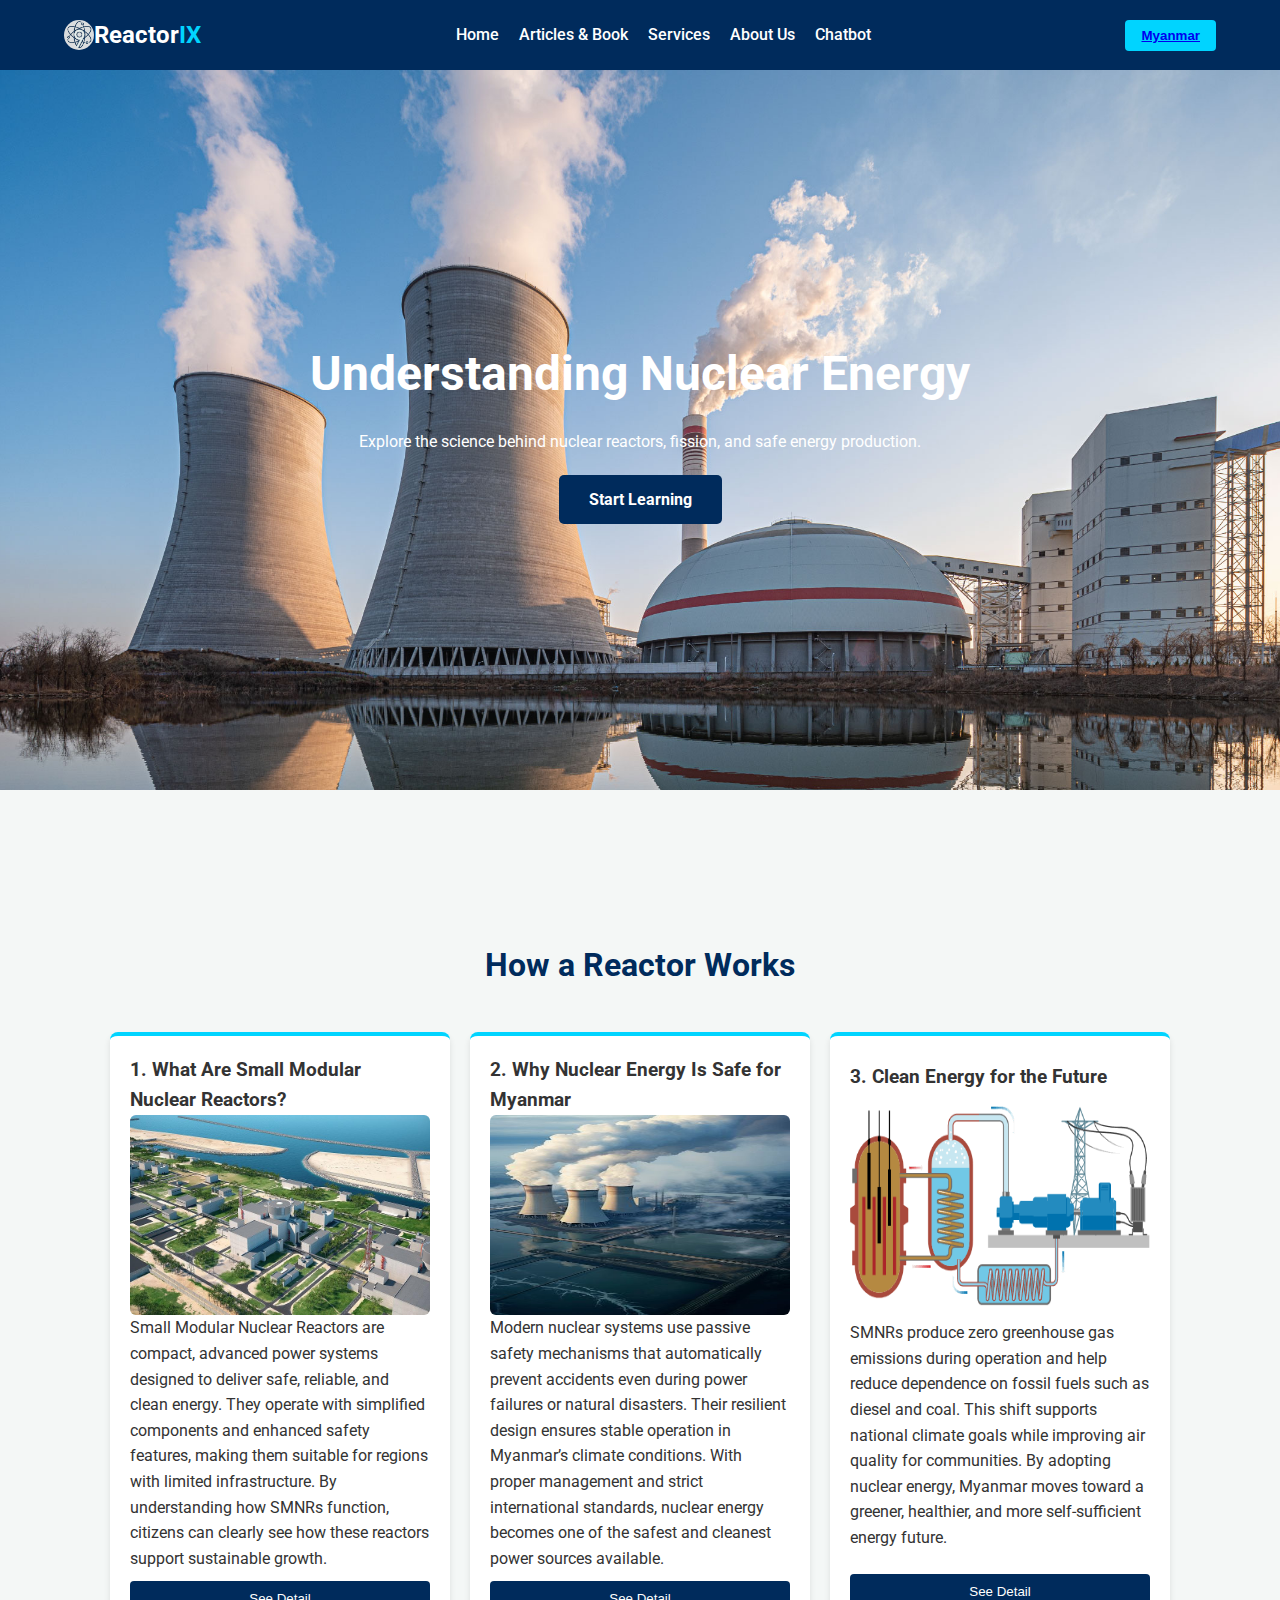
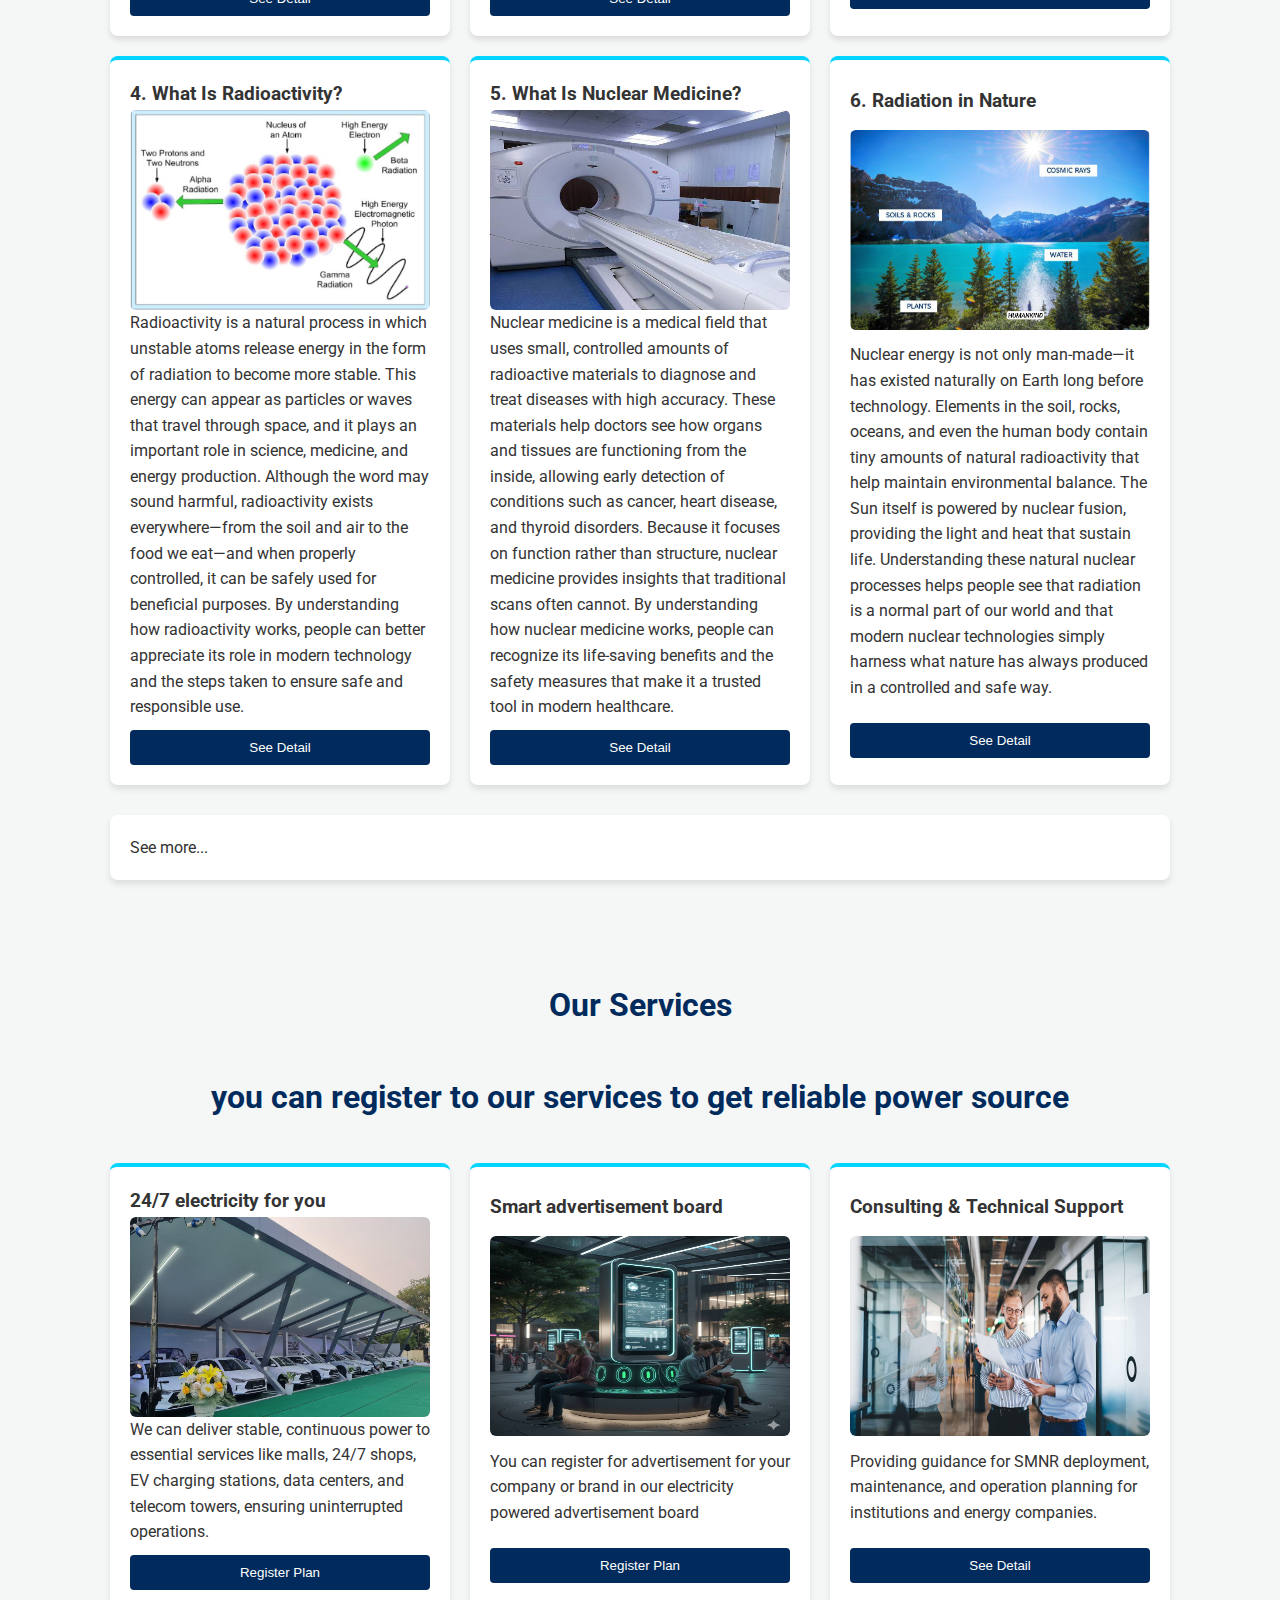
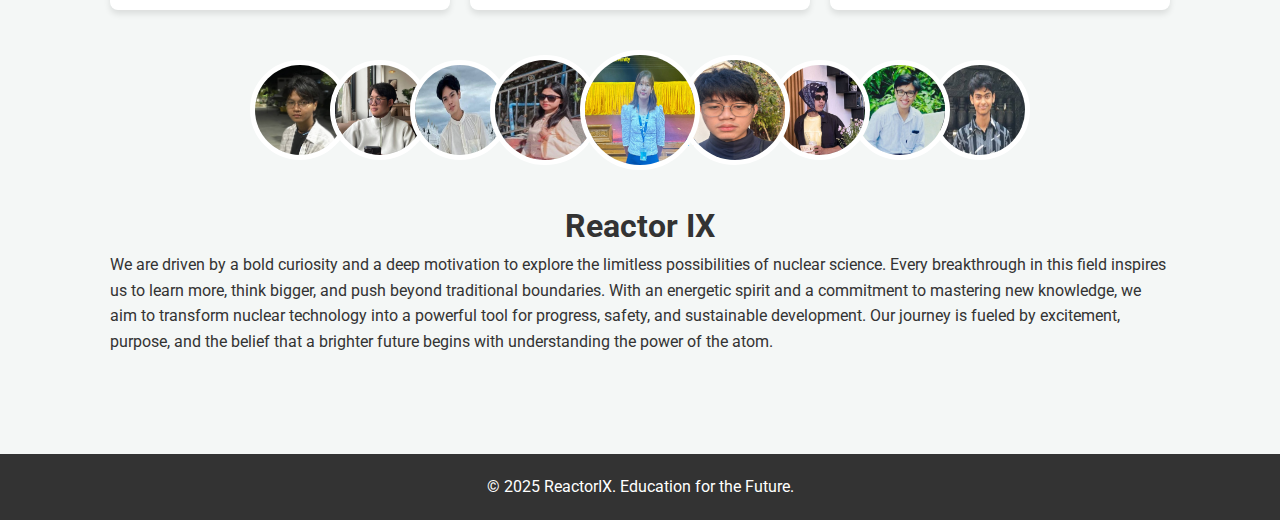
<file: index.html>
<!DOCTYPE html>
<html lang="en">
<head>
    <meta charset="UTF-8">
    <meta name="viewport" content="width=device-width, initial-scale=1.0">
    <title>ReactorIX - Nuclear Reactor Education</title>
    
    <link href="https://fonts.googleapis.com/css2?family=Noto+Sans+Myanmar:wght@400;700&family=Roboto:wght@400;700&display=swap" rel="stylesheet">
    
    <link rel="stylesheet" href="style.css">
</head>
<body>

    <nav class="navbar">
        <div class="logo"><img src="Gemini_Generated_Image_k5wa0jk5wa0jk5wa (1).png" alt="">Reactor<span class="highlight">IX</span></div>
        <ul class="nav-links">
            <li><a href="#home" data-i18n="home">Home</a></li>
            <li><a href="#basics" data-i18n="basics">Articles & Book</a></li>
            <li><a href="#services">Services</a></li>
            <li><a href="#Aboutus">About Us</a></li>
            <li><a href="chatbot.html">Chatbot</a></li>

        </ul>
        <button id="lang-toggle" class="lang-btn">
            <a href="indexmm.html" id="current-lang">Myanmar</a>
        </button>
    </nav>

    <section id="home" class="hero">
        <div class="hero-content">
            <h1 data-i18n="hero_title">Understanding Nuclear Energy</h1>
            <p data-i18n="hero_desc">Explore the science behind nuclear reactors, fission, and safe energy production.</p>
            <a href="#basics" class="cta-btn" data-i18n="learn_more">Start Learning</a>
        </div>
    </section>

    <section id="nuclear" class="container section">

    </section>
    

    <section id="basics" class="container section">
        <h2 class="section-title" data-i18n="how_it_works">How a Reactor Works</h2>
        
        <div class="card-grid">
            <div class="card">
                <h3 data-i18n="fission_title">1. What Are Small Modular Nuclear Reactors?</h3>
                <div><img src="photo_2025-11-25_04-39-09.jpg" alt=""></div>
                <p data-i18n="fission_desc">Small Modular Nuclear Reactors are compact, advanced power systems designed to deliver safe, reliable, and clean energy. They operate with simplified components and enhanced safety features, making them suitable for regions with limited infrastructure. By understanding how SMNRs function, citizens can clearly see how these reactors support sustainable growth.</p>
                <button onclick="window.location.href='detail.html?title=What Are Small Modular Nuclear Reactors?'">See Detail</button>
            </div>

            <div class="card">
                <h3 data-i18n="control_title">2. Why Nuclear Energy Is Safe for Myanmar</h3>
                <div><img src="photo_2025-11-25_04-39-17.jpg" alt=""></div>

                <p data-i18n="control_desc">Modern nuclear systems use passive safety mechanisms that automatically prevent accidents even during power failures or natural disasters. Their resilient design ensures stable operation in Myanmar’s climate conditions. With proper management and strict international standards, nuclear energy becomes one of the safest and cleanest power sources available.</p>
                <button>See Detail</button>
                
            </div>

            <div class="card">
                <h3 data-i18n="coolant_title">3. Clean Energy for the Future</h3>
                <div><img src="images.png" alt=""></div>

                <p data-i18n="coolant_desc">SMNRs produce zero greenhouse gas emissions during operation and help reduce dependence on fossil fuels such as diesel and coal. This shift supports national climate goals while improving air quality for communities. By adopting nuclear energy, Myanmar moves toward a greener, healthier, and more self-sufficient energy future.</p>
                <button>See Detail</button>
            </div>
        </div>
        <div class="card-grid">
            <div class="card">
                <h3 data-i18n="fission_title">4. What Is Radioactivity?</h3>
                <div><img src="photo_2025-11-25_08-39-17.jpg" alt=""></div>
                <p data-i18n="fission_desc">Radioactivity is a natural process in which unstable atoms release energy in the form of radiation to become more stable. This energy can appear as particles or waves that travel through space, and it plays an important role in science, medicine, and energy production. Although the word may sound harmful, radioactivity exists everywhere—from the soil and air to the food we eat—and when properly controlled, it can be safely used for beneficial purposes. By understanding how radioactivity works, people can better appreciate its role in modern technology and the steps taken to ensure safe and responsible use.</p>
                <button onclick="window.location.href='detail.html?title=What Are Small Modular Nuclear Reactors?'">See Detail</button>
            </div>

            <div class="card">
                <h3 data-i18n="control_title">5. What Is Nuclear Medicine?</h3>
                <div><img src="photo_2025-11-25_08-38-00.jpg" alt=""></div>

                <p data-i18n="control_desc">Nuclear medicine is a medical field that uses small, controlled amounts of radioactive materials to diagnose and treat diseases with high accuracy. These materials help doctors see how organs and tissues are functioning from the inside, allowing early detection of conditions such as cancer, heart disease, and thyroid disorders. Because it focuses on function rather than structure, nuclear medicine provides insights that traditional scans often cannot. By understanding how nuclear medicine works, people can recognize its life-saving benefits and the safety measures that make it a trusted tool in modern healthcare.</p>
                <button>See Detail</button>
                
            </div>

            <div class="card">
                <h3 data-i18n="coolant_title">6. Radiation in Nature</h3>
                <div><img src="photo_2025-11-25_08-41-33.jpg" alt=""></div>

                <p data-i18n="coolant_desc">Nuclear energy is not only man-made—it has existed naturally on Earth long before technology. Elements in the soil, rocks, oceans, and even the human body contain tiny amounts of natural radioactivity that help maintain environmental balance. The Sun itself is powered by nuclear fusion, providing the light and heat that sustain life. Understanding these natural nuclear processes helps people see that radiation is a normal part of our world and that modern nuclear technologies simply harness what nature has always produced in a controlled and safe way.</p>
                <button>See Detail</button>
            </div>
        </div>
        <div class="seemore">See more...</div>

    </section>
    <section id="services" class="container section">
        <h2 class="section-title" data-i18n="services_title">Our Services</h2>
        <h3 class="section-title" data-i18n="services_des">you can register to our services to get reliable power source</h3>

        <div class="card-grid">
            <div class="card">
                <h3 data-i18n="fission_title">24/7 electricity for you</h3>
                <div><img src="photo_2025-11-24_21-44-44.jpg" alt=""></div>
                <p data-i18n="fission_desc">We can deliver stable, continuous power to essential services like malls, 24/7 shops, EV charging stations, data centers, and telecom towers, ensuring uninterrupted operations.</p>
                <button onclick="window.location.href='Registration.html?'">Register Plan</button>
            </div>

            <div class="card">
                <h3 data-i18n="control_title">Smart advertisement board</h3>
                <div><img src="photo_2025-11-25_04-53-44.jpg" alt=""></div>
                <p data-i18n="control_desc">You can register for advertisement for your company or brand in our electricity powered advertisement board</p>
                <button>Register Plan</button>
                
            </div>

            <div class="card">
                <h3 data-i18n="coolant_title">Consulting & Technical Support</h3>
                <div><img src="66a78c4f7819b56edf3f56d4_20240729T1230-f7afc7e9-34ae-486d-9c7e-b356f8259dc2.jpeg"></div>
                <p data-i18n="coolant_desc">Providing guidance for SMNR deployment, maintenance, and operation planning for institutions and energy companies.</p>
                <button>See Detail</button>
            </div>
        </div>

    </section>
    <section id="Aboutus" class="container section">
        <div>
            <div id="div1"><img src="tt.jpg" alt=""></div>
            <div id="div2"><img src="pp.jpg" alt=""></div>
            <div id="div3"><img src="kk.jpg" alt=""></div>
            <div id="div4"><img src="uu.jpg" alt=""></div>
            <div id="div5"><img src="nn.jpg" alt=""></div>
            <div id="div6"><img src="oo.jpg" alt=""></div>
            <div id="div7"><img src="33.jpg" alt=""></div>
            <div id="div8"><img src="thet.jpg" alt=""></div>
            <div id="div9"><img src="mm.jpg" alt=""></div>
        </div>
        <h2 class="section-title" data-i18n="services_title">Our Team</h2>
        <h1>Reactor IX</h1>
        <p>We are driven by a bold curiosity and a deep motivation to explore the limitless possibilities of nuclear science. Every breakthrough in this field inspires us to learn more, think bigger, and push beyond traditional boundaries. With an energetic spirit and a commitment to mastering new knowledge, we aim to transform nuclear technology into a powerful tool for progress, safety, and sustainable development. Our journey is fueled by excitement, purpose, and the belief that a brighter future begins with understanding the power of the atom.</p>
    </section>


    <footer>
        <p>&copy; 2025 ReactorIX. <span data-i18n="footer">Education for the Future.</span></p>
    </footer>

    <script src="https://code.jquery.com/jquery-3.6.0.min.js"></script>
    <script src="https://polyfill.io/v3/polyfill.min.js?features=es6"></script>
    <script src="script.js"></script>
</body>
</html>
</file>
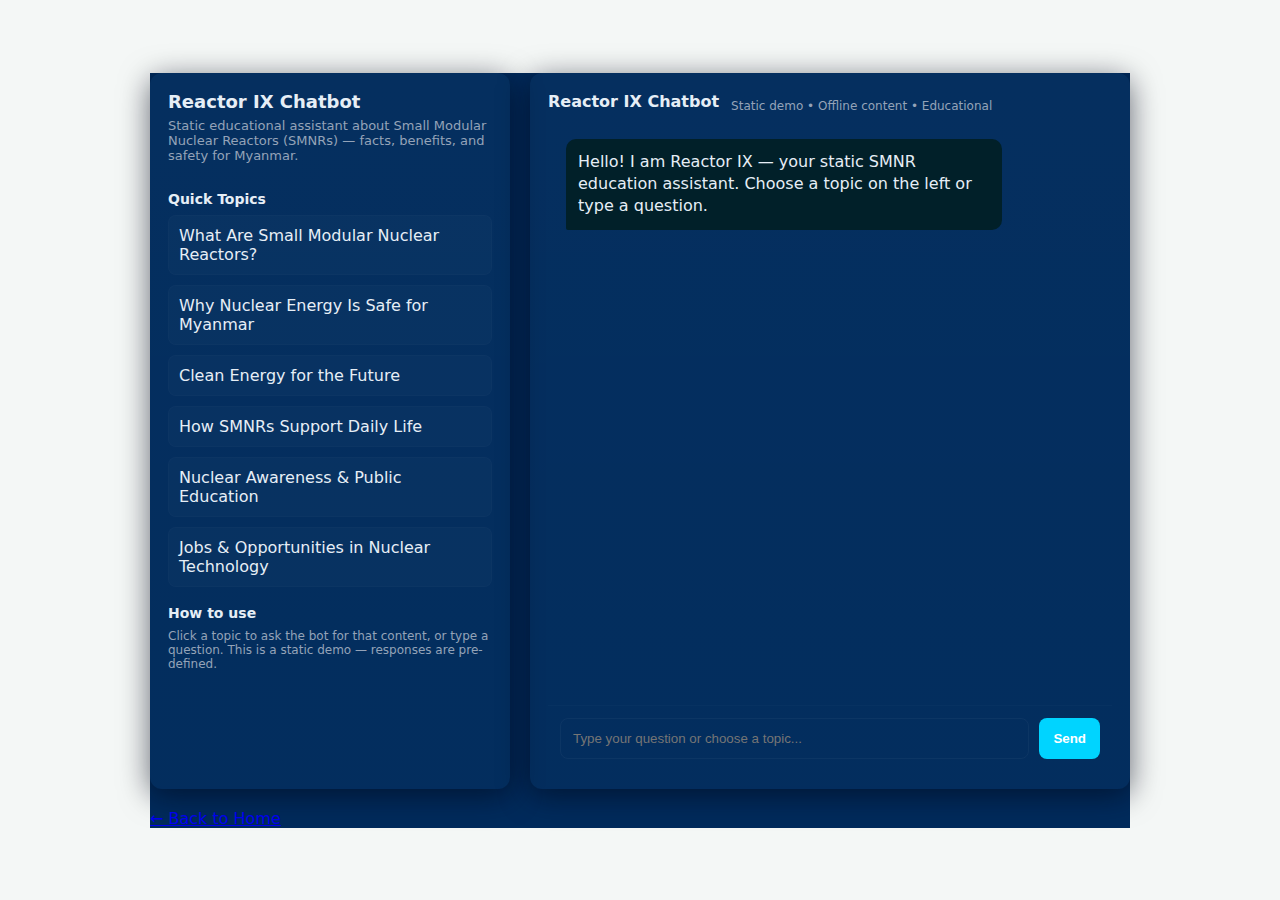
<file: chatbot.html>
<!doctype html>
<html lang="en">
<head>
  <meta charset="utf-8" />
  <meta name="viewport" content="width=device-width, initial-scale=1" />
  <title>Reactor IX Chatbot — Static</title>

  <style>
    :root{--bg:#333;--card:hsl(224, 17%, 30%) none repeat scroll 0 0;--accent:#333;--muted:#94a3b8;--text:#e6eef6}
    body{margin:0;font-family:Inter,ui-sans-serif,system-ui,Segoe UI,Roboto,'Helvetica Neue',Arial;background:#f4f7f6;color:var(--text);display:flex;align-items:center;justify-content:center;height:100vh}
    .container{width:980px;max-width:96%;display:grid;grid-template-columns:360px 1fr;gap:20px;background-color: #002b5c;}
    .panel{background:linear-gradient(180deg, rgba(255,255,255,0.02), rgba(255,255,255,0.01));border-radius:12px;padding:18px;box-shadow:0 6px 30px rgba(2,6,23,0.6)}
    .brand{display:flex;align-items:center;gap:12px}
    .logo{width:56px;height:56px;border-radius:8px;overflow:hidden;background:#333;color:#0088a3;display:flex;align-items:center;justify-content:center}
    .logo img{width:100%;height:100%;object-fit:cover}
    h1{font-size:18px;margin:0}
    p.lead{color:var(--muted);margin:6px 0 14px;font-size:13px}
    .topics{display:grid;gap:10px}
    .topic{background:rgba(255,255,255,0.02);padding:10px;border-radius:8px;cursor:pointer;border:1px solid rgba(255,255,255,0.02)}
    .topic:hover{border-color:rgba(0,188,212,0.12);transform:translateY(-2px)}

    /* Chat area */
    .chat{display:flex;flex-direction:column;height:680px}
    .messages{flex:1;overflow:auto;padding:18px;display:flex;flex-direction:column;gap:12px}
    .msg{max-width:78%;padding:12px;border-radius:10px;line-height:1.4}
    .msg.user{align-self:flex-end;background:linear-gradient(90deg,#04577a,#0088a3);color:white;border-bottom-right-radius:2px}
    .msg.bot{align-self:flex-start;background:#012029;color:var(--text);border-bottom-left-radius:2px}
    .input-bar{display:flex;gap:10px;padding:12px;border-top:1px solid rgba(255,255,255,0.02)}
    .input-bar input{flex:1;padding:12px;border-radius:8px;border:1px solid rgba(255,255,255,0.04);background:transparent;color:var(--text)}
    .input-bar button{padding:10px 14px;border-radius:8px;border:none;background:#00d4ff;color:#fff;cursor:pointer;font-weight:600}
    .meta{font-size:12px;color:var(--muted);margin-top:8px}

    /* small screens */
    @media (max-width:720px){.container{grid-template-columns:1fr;align-items:start}.chat{height:600px}}
  </style>
</head>
<body>
  <div class="container">
    <div class="panel">
      <div class="brand">
        <div>
          <h1>Reactor IX Chatbot</h1>
          <p class="lead">Static educational assistant about Small Modular Nuclear Reactors (SMNRs) — facts, benefits, and safety for Myanmar.</p>
        </div>
      </div>

      <div style="margin-top:14px">
        <h3 style="margin:0 0 8px 0;font-size:14px">Quick Topics</h3>
        <div class="topics" id="topics"></div>
      </div>

      <div style="margin-top:18px">
        <h3 style="margin:0 0 8px 0;font-size:14px">How to use</h3>
        <p class="meta">Click a topic to ask the bot for that content, or type a question. This is a static demo — responses are pre-defined.</p>
      </div>

    </div>

    <div class="panel chat">
      <div style="display:flex;align-items:center;gap:12px;margin-bottom:8px">
        <strong>Reactor IX Chatbot</strong>
        <span class="meta">Static demo • Offline content • Educational</span>
      </div>

      <div class="messages" id="messages" aria-live="polite"></div>

      <div class="input-bar">
        <input id="userInput" placeholder="Type your question or choose a topic..." />
        <button id="sendBtn">Send</button>
      </div>
    </div>
    <a href="index.html" class="back-btn">← Back to Home</a>
  </div>

  <script>
    // Static content store
    const STATIC = {
      "What Are Small Modular Nuclear Reactors?": `Small Modular Nuclear Reactors are compact, advanced power systems designed to deliver safe, reliable, and clean energy. They operate with simplified components and enhanced safety features, making them suitable for regions with limited infrastructure. By understanding how SMNRs function, citizens can clearly see how these reactors support sustainable growth.`,

      "Why Nuclear Energy Is Safe for Myanmar": `Modern nuclear systems use passive safety mechanisms that automatically prevent accidents even during power failures or natural disasters. Their resilient design ensures stable operation in Myanmar’s climate conditions. With proper management and strict international standards, nuclear energy becomes one of the safest and cleanest power sources available.`,

      "Clean Energy for the Future": `SMNRs produce zero greenhouse gas emissions during operation and help reduce dependence on fossil fuels such as diesel and coal. This shift supports national climate goals while improving air quality for communities. By adopting nuclear energy, Myanmar moves toward a greener, healthier, and more self-sufficient energy future.`,

      "How SMNRs Support Daily Life": `Reliable electricity from SMNRs strengthens essential services such as hospitals, schools, factories, and digital networks. These reactors can operate continuously, ensuring stable power for businesses and communities alike. The benefits reach every household through improved infrastructure, transportation, and economic opportunities.`,

      "Nuclear Awareness & Public Education": `Our mission is to provide accessible information that helps people understand nuclear energy without confusion or fear. Through learning materials, visual guides, and community programs, citizens gain confidence in the technology. An informed society is better prepared to support safe and responsible nuclear development.`,

      "Jobs & Opportunities in Nuclear Technology": `The rise of SMNRs creates new pathways for careers in engineering, safety operations, environmental science, and advanced technology. Students and professionals can explore training programs that offer valuable long-term opportunities. As Myanmar’s energy sector evolves, nuclear-related roles become essential to the nation’s progress.`,

      // Problem-solution snippets
      "Rural Cold-Chain Breakdown": `SMNRs can deliver reliable, round-the-clock clean electricity directly to rural farming zones, powering cold rooms, irrigation systems, and agro-processing machines without interruption. This stable energy supply reduces post-harvest losses and enables farmers to use modern technologies that were previously impossible due to unstable electricity.`,

      "Mining Energy Use": `SMNRs provide constant, clean power for mining operations, replacing diesel generators and reducing fuel costs, noise, and emissions while supporting heavy machinery and processing plants on-site.`,

      "Industrial Growth": `SMNRs supply continuous baseload electricity to industrial zones, allowing factories to operate without interruptions and helping to attract investment and accelerate industrial development.`,

      "Disaster Resilience": `SMNRs offer decentralized and robust power that can withstand cyclones and floods when designed and sited properly, ensuring continuous electricity for emergency services and critical infrastructure during disasters.`,

      "24/7 Essential Services": `SMNRs enable around-the-clock power for hospitals, EV stations, data centers, telecom towers, and businesses, stabilizing services that require guaranteed electricity.`,

      "Safety Overview": `SMNRs use passive safety systems, seismic and flood-resistant designs, and redundant cooling and backup power measures to minimize risks. Public education and strict regulatory frameworks are essential to safe deployment.`,

      "FAQ: Radiation Safety": `SMNRs operate with multiple containment layers and modern monitoring; normal operation does not expose the public to harmful radiation. Emergency plans and community training add extra protection.`,

      "FAQ: Waste Management": `Used fuel and radioactive waste are handled using international best practices: secure storage, conditioning, and, where applicable, return to fuel suppliers or geological disposal options managed under tight oversight.`,

      "Contact": `For project inquiries and community programs, contact the Reactor IX outreach team at outreach@reactorix.example (placeholder).`
    };

    // Topics to render as quick buttons
    const TOPICS = [
      "What Are Small Modular Nuclear Reactors?",
      "Why Nuclear Energy Is Safe for Myanmar",
      "Clean Energy for the Future",
      "How SMNRs Support Daily Life",
      "Nuclear Awareness & Public Education",
      "Jobs & Opportunities in Nuclear Technology",
    ];

    const topicsEl = document.getElementById('topics');
    const messagesEl = document.getElementById('messages');

    function addTopicButtons(){
      TOPICS.forEach(t=>{
        const btn = document.createElement('div');
        btn.className='topic';
        btn.textContent = t;
        btn.onclick = ()=>{
          appendMessage('user', t);
          respondStatic(t);
        };
        topicsEl.appendChild(btn);
      });
    }

    function appendMessage(who, text){
      const el = document.createElement('div');
      el.className = 'msg ' + (who==='user' ? 'user' : 'bot');
      el.textContent = text;
      messagesEl.appendChild(el);
      messagesEl.scrollTop = messagesEl.scrollHeight;
    }

    function respondStatic(key){
      // Exact match
      if(STATIC[key]){
        setTimeout(()=>appendMessage('bot', STATIC[key]), 300);
        return;
      }

      // keyword-based fallbacks
      const q = key.toLowerCase();
      if(q.includes('cold') || q.includes('farm') || q.includes('agri')){
        appendMessage('bot', STATIC['Rural Cold-Chain Breakdown']);
        return;
      }
      if(q.includes('mine') || q.includes('diesel')){
        appendMessage('bot', STATIC['Mining Energy Use']);
        return;
      }
      if(q.includes('disaster') || q.includes('cyclone') || q.includes('flood')){
        appendMessage('bot', STATIC['Disaster Resilience']);
        return;
      }
      if(q.includes('24') || q.includes('hospital') || q.includes('ev') || q.includes('data')){
        appendMessage('bot', STATIC['24/7 Essential Services']);
        return;
      }

      // common fallbacks
      if(q.includes('safety') || q.includes('safe')){
        appendMessage('bot', STATIC['Safety Overview']);
        return;
      }
      if(q.includes('radiation') || q.includes('waste')){
        appendMessage('bot', STATIC['FAQ: Radiation Safety'] + ' ' + STATIC['FAQ: Waste Management']);
        return;
      }

      // default answer
      appendMessage('bot', "I'm Reactor IX — this static demo includes pre-written educational content about SMNRs. Try the quick topics or ask about cold-chain, mining, safety, jobs, or clean energy.");
    }

    // Wire input
    document.getElementById('sendBtn').addEventListener('click', ()=>{
      const input = document.getElementById('userInput');
      const text = input.value.trim();
      if(!text) return;
      appendMessage('user', text);
      respondStatic(text);
      input.value = '';
      input.focus();
    });
    document.getElementById('userInput').addEventListener('keydown', (e)=>{ if(e.key==='Enter'){ e.preventDefault(); document.getElementById('sendBtn').click(); } });

    // welcome message
    window.addEventListener('load', ()=>{
      addTopicButtons();
      appendMessage('bot', 'Hello! I am Reactor IX — your static SMNR education assistant. Choose a topic on the left or type a question.');
    });
  </script>
</body>
</html>
</file>
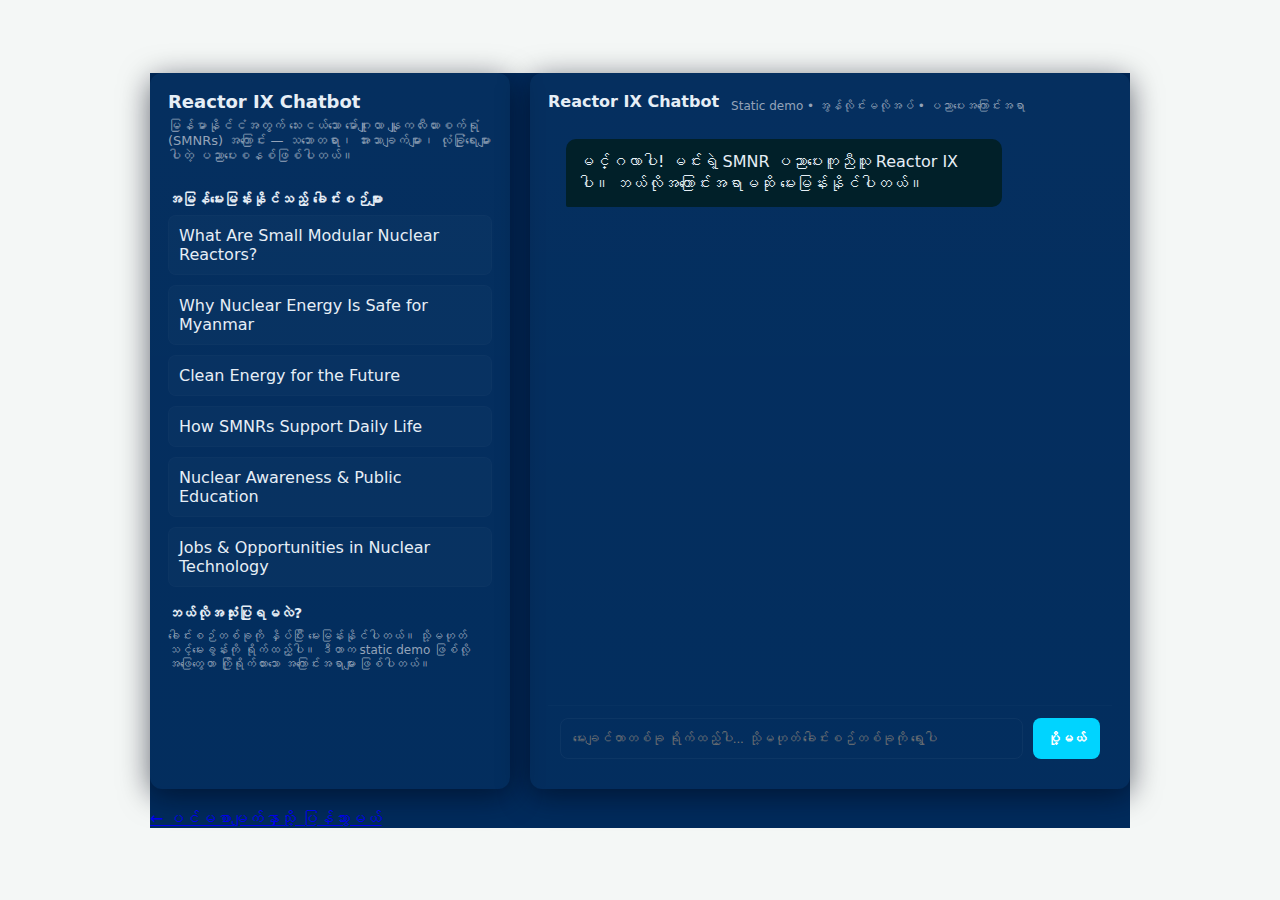
<file: chatbotmm.html>
<!doctype html>
<html lang="my">
<head>
  <meta charset="utf-8" />
  <meta name="viewport" content="width=device-width, initial-scale=1" />
  <title>Reactor IX Chatbot — Static (မြန်မာ)</title>

  <style>
    :root{--bg:#333;--card:hsl(224, 17%, 30%) none repeat scroll 0 0;--accent:#333;--muted:#94a3b8;--text:#e6eef6}
    body{margin:0;font-family:Inter,ui-sans-serif,system-ui,Segoe UI,Roboto,'Helvetica Neue',Arial;background:#f4f7f6;color:var(--text);display:flex;align-items:center;justify-content:center;height:100vh}
    .container{width:980px;max-width:96%;display:grid;grid-template-columns:360px 1fr;gap:20px;background-color: #002b5c;}
    .panel{background:linear-gradient(180deg, rgba(255,255,255,0.02), rgba(255,255,255,0.01));border-radius:12px;padding:18px;box-shadow:0 6px 30px rgba(2,6,23,0.6)}
    .brand{display:flex;align-items:center;gap:12px}
    .logo{width:56px;height:56px;border-radius:8px;overflow:hidden;background:#333;color:#0088a3;display:flex;align-items:center;justify-content:center}
    .logo img{width:100%;height:100%;object-fit:cover}
    h1{font-size:18px;margin:0}
    p.lead{color:var(--muted);margin:6px 0 14px;font-size:13px}
    .topics{display:grid;gap:10px}
    .topic{background:rgba(255,255,255,0.02);padding:10px;border-radius:8px;cursor:pointer;border:1px solid rgba(255,255,255,0.02)}
    .topic:hover{border-color:rgba(0,188,212,0.12);transform:translateY(-2px)}

    /* Chat area */
    .chat{display:flex;flex-direction:column;height:680px}
    .messages{flex:1;overflow:auto;padding:18px;display:flex;flex-direction:column;gap:12px}
    .msg{max-width:78%;padding:12px;border-radius:10px;line-height:1.4}
    .msg.user{align-self:flex-end;background:linear-gradient(90deg,#04577a,#0088a3);color:white;border-bottom-right-radius:2px}
    .msg.bot{align-self:flex-start;background:#012029;color:var(--text);border-bottom-left-radius:2px}
    .input-bar{display:flex;gap:10px;padding:12px;border-top:1px solid rgba(255,255,255,0.02)}
    .input-bar input{flex:1;padding:12px;border-radius:8px;border:1px solid rgba(255,255,255,0.04);background:transparent;color:var(--text)}
    .input-bar button{padding:10px 14px;border-radius:8px;border:none;background:#00d4ff;color:#fff;cursor:pointer;font-weight:600}
    .meta{font-size:12px;color:var(--muted);margin-top:8px}

    /* small screens */
    @media (max-width:720px){.container{grid-template-columns:1fr;align-items:start}.chat{height:600px}}
  </style>
</head>
<body>
  <div class="container">
    <div class="panel">
      <div class="brand">
        <div>
          <h1>Reactor IX Chatbot</h1>
          <p class="lead">မြန်မာနိုင်ငံအတွက် သေးငယ်သော မော်ဂျူးလာ နျူကလီးယားစက်ရုံ (SMNRs) အကြောင်း — သဘောတရား၊ အားသာချက်များ၊ လုံခြုံရေးများ ပါတဲ့ ပညာပေးစနစ်ဖြစ်ပါတယ်။</p>
        </div>
      </div>

      <div style="margin-top:14px">
        <h3 style="margin:0 0 8px 0;font-size:14px">အမြန်မေးမြန်းနိုင်သည့် ခေါင်းစဉ်များ</h3>
        <div class="topics" id="topics"></div>
      </div>

      <div style="margin-top:18px">
        <h3 style="margin:0 0 8px 0;font-size:14px">ဘယ်လိုအသုံးပြုရမလဲ?</h3>
        <p class="meta">ခေါင်းစဉ်တစ်ခုကို နှိပ်ပြီး မေးမြန်းနိုင်ပါတယ်။ သို့မဟုတ် သင့်မေးခွန်းကို ရိုက်ထည့်ပါ။ ဒီဟာက static demo ဖြစ်လို့ အဖြေတွေဟာ ကြိုရိုက်ထားသော အကြောင်းအရာများ ဖြစ်ပါတယ်။</p>
      </div>

    </div>

    <div class="panel chat">
      <div style="display:flex;align-items:center;gap:12px;margin-bottom:8px">
        <strong>Reactor IX Chatbot</strong>
        <span class="meta">Static demo • အွန်လိုင်းမလိုအပ် • ပညာပေးအကြောင်းအရာ</span>
      </div>

      <div class="messages" id="messages" aria-live="polite"></div>

      <div class="input-bar">
        <input id="userInput" placeholder="မေးချင်တာတစ်ခု ရိုက်ထည့်ပါ... သို့မဟုတ် ခေါင်းစဉ်တစ်ခုကို ရွေးပါ" />
        <button id="sendBtn">ပို့မယ်</button>
      </div>
    </div>
    <a href="indexmm.html" class="back-btn">← ပင်မစာမျက်နှာသို့ ပြန်သွားမယ်</a>
  </div>

  <script>
    // Static content store (translated)
    const STATIC = {
      "What Are Small Modular Nuclear Reactors?": `သေးငယ်သော မော်ဂျူးလာ နျူကလီးယားစက်ရုံများ (SMNRs) သည် သန့်ရှင်းပြီး ယုံကြည်စိတ်ချရသော လျှပ်စစ်ဓာတ်အားကို ထုတ်ပေးနိုင်သော ခေတ်မီစွမ်းအင်စနစ်များ ဖြစ်သည်...`,

      "Why Nuclear Energy Is Safe for Myanmar": `ခေတ်မီ နျူကလီးယားစနစ်များတွင် မီးအားပျက်သွားသည့်အချိန်တောင် ကိုယ့်အလိုလို လုံခြုံစနစ်တွေ လည်ပတ်စေသော Passive Systems ပါဝင်သည်...`,

      "Clean Energy for the Future": `SMNRs တွင် လည်ပတ်စဉ် အာဟာရဓာတ်ငွေ မထွက်ပေါ်ပဲ သန့်ရှင်းသော စွမ်းအင်ကို ထုတ်ပေးနိုင်သည်...`,

      "How SMNRs Support Daily Life": `SMNRs ထုတ်ပေးသော လျှပ်စစ်ဓာတ်အားကြောင့် ဆေးရုံ၊ ကျောင်း၊ စက်ရုံများ အလုပ်မရပ်ဘဲ တည်ငြိမ်စွာ လည်ပတ်နိုင်သည်...`,

      "Nuclear Awareness & Public Education": `နျူကလီးယားစွမ်းအင်ကို လွယ်ကူစွာ နားလည်သဘောပေါက်စေရန် ပညာပေးလုပ်ဆောင်မှုများကို ပြုလုပ်နေသည်...`,

      "Jobs & Opportunities in Nuclear Technology": `SMNRs ပေါ်ထွန်းလာခြင်းကြောင့် အင်ဂျင်နီယာ၊ လုံခြုံရေး၊ သဘာဝပတ်ဝန်းကျင်နှင့် နည်းပညာလုပ်ငန်းအလုပ်အကိုင်များ ပေါ်ထွန်းလာသည်...`,

      "Rural Cold-Chain Breakdown": `SMNRs သည် လျှပ်စစ်မတည်ငြိမ်သော ကျေးလက်ဒေသများတွင် အချိန်မရွေး လျှပ်စစ်ထောက်ပံ့ပေးနိုင်ပြီး စိုက်ပျိုးရေး အလုပ်များကို တည်ငြိမ်စေသည်။`,

      "Mining Energy Use": `စီမံကိန်းများနှင့် သံမဏိတူးဖော်ရေးလုပ်ငန်းများအတွက် SMNRs သည် ဒီဇယ်မီးစက်အစား သန့်ရှင်းသော ဝန်ဆောင်မှု ပေးစွမ်းနိုင်သည်။`,

      "Industrial Growth": `SMNRs သည် စက်မှုဇုံများအတွက် တည်ငြိမ်သည့် လျှပ်စစ်ကို ပေးနိုင်ပြီး စက်ရုံအလုပ်ရပ်ဆိုင်မှုကို လျော့ချနိုင်သည်။`,

      "Disaster Resilience": `SMNRs ကို မုန်တိုင်း၊ ရေကြီးမှုများကြောင့် ထိခိုက်မှုနည်းစေရန် ဒီဇိုင်ပုံစံလုပ်ဆောင်နိုင်သည်။`,

      "24/7 Essential Services": `ဆေးရုံ၊ EV Charger ၊ Data Center ၊ Telecom Tower များအတွက် SMNRs သည် 24/7 လျှပ်စစ်ထောက်ပံ့ပေးနိုင်သည်။`,

      "Safety Overview": `SMNRs တွင် မြေငလျင်ခံနိုင်သောဒီဇိုင်များ၊ ရေဝင်နိုင်မှုကာကွယ်စနစ်များ၊ အရေးပေါ်အေးဆေးရေး စနစ်များ ပါဝင်သည်။`,

      "FAQ: Radiation Safety": `SMNRs တွင် Radiation ထွက်နိုင်မှုကို အလွန်နည်းစေထားပြီး ပုံမှန်လည်ပတ်စဉ် လူထုအတွက် အန္တရာယ်မရှိပါ။`,

      "FAQ: Waste Management": `သုံးပြီးရော Fuel နှင့် Waste များကို နိုင်ငံတကာသတ်မှတ်ချက်များအတိုင်း လုံခြုံစွာ ထိန်းသိမ်းစီမံသည်။`,

      "Contact": `Project မေးမြန်းလိုပါက outreach@reactorix.example (placeholder) သို့ ဆက်သွယ်ပါ။`
    };

    const TOPICS = [
      "What Are Small Modular Nuclear Reactors?",
      "Why Nuclear Energy Is Safe for Myanmar",
      "Clean Energy for the Future",
      "How SMNRs Support Daily Life",
      "Nuclear Awareness & Public Education",
      "Jobs & Opportunities in Nuclear Technology",
    ];

    const topicsEl = document.getElementById('topics');
    const messagesEl = document.getElementById('messages');

    function addTopicButtons(){
      TOPICS.forEach(t=>{
        const btn = document.createElement('div');
        btn.className='topic';
        btn.textContent = t;
        btn.onclick = ()=>{
          appendMessage('user', t);
          respondStatic(t);
        };
        topicsEl.appendChild(btn);
      });
    }

    function appendMessage(who, text){
      const el = document.createElement('div');
      el.className = 'msg ' + (who==='user' ? 'user' : 'bot');
      el.textContent = text;
      messagesEl.appendChild(el);
      messagesEl.scrollTop = messagesEl.scrollHeight;
    }

    function respondStatic(key){
      if(STATIC[key]){
        setTimeout(()=>appendMessage('bot', STATIC[key]), 300);
        return;
      }

      const q = key.toLowerCase();
      if(q.includes('cold') || q.includes('farm') || q.includes('agri')){
        appendMessage('bot', STATIC['Rural Cold-Chain Breakdown']);
        return;
      }
      if(q.includes('mine') || q.includes('diesel')){
        appendMessage('bot', STATIC['Mining Energy Use']);
        return;
      }
      if(q.includes('disaster') || q.includes('cyclone') || q.includes('flood')){
        appendMessage('bot', STATIC['Disaster Resilience']);
        return;
      }
      if(q.includes('24') || q.includes('hospital') || q.includes('ev') || q.includes('data')){
        appendMessage('bot', STATIC['24/7 Essential Services']);
        return;
      }

      if(q.includes('safety') || q.includes('safe')){
        appendMessage('bot', STATIC['Safety Overview']);
        return;
      }
      if(q.includes('radiation') || q.includes('waste')){
        appendMessage('bot', STATIC['FAQ: Radiation Safety'] + ' ' + STATIC['FAQ: Waste Management']);
        return;
      }

      appendMessage('bot', "မင်္ဂလာပါ။ ဒီဟာက Reactor IX Static Demo ဖြစ်ပြီး SMNRs အကြောင်း ပညာပေးအချက်အလက်များ ပါဝင်ပါတယ်။ ခေါင်းစဉ်တွေကို နှိပ်ပါ သို့မဟုတ် မေးခွန်းတစ်ခု ကောက်ရေးပါ။");
    }

    document.getElementById('sendBtn').addEventListener('click', ()=>{
      const input = document.getElementById('userInput');
      const text = input.value.trim();
      if(!text) return;
      appendMessage('user', text);
      respondStatic(text);
      input.value = '';
      input.focus();
    });
    document.getElementById('userInput').addEventListener('keydown', (e)=>{ if(e.key==='Enter'){ e.preventDefault(); document.getElementById('sendBtn').click(); } });

    window.addEventListener('load', ()=>{
      addTopicButtons();
      appendMessage('bot', 'မင်္ဂလာပါ! မင်းရဲ့ SMNR ပညာပေးကူညီသူ Reactor IX ပါ။ ဘယ်လိုအကြောင်းအရာမဆို မေးမြန်းနိုင်ပါတယ်။');
    });
  </script>

</body>
</html>
</file>
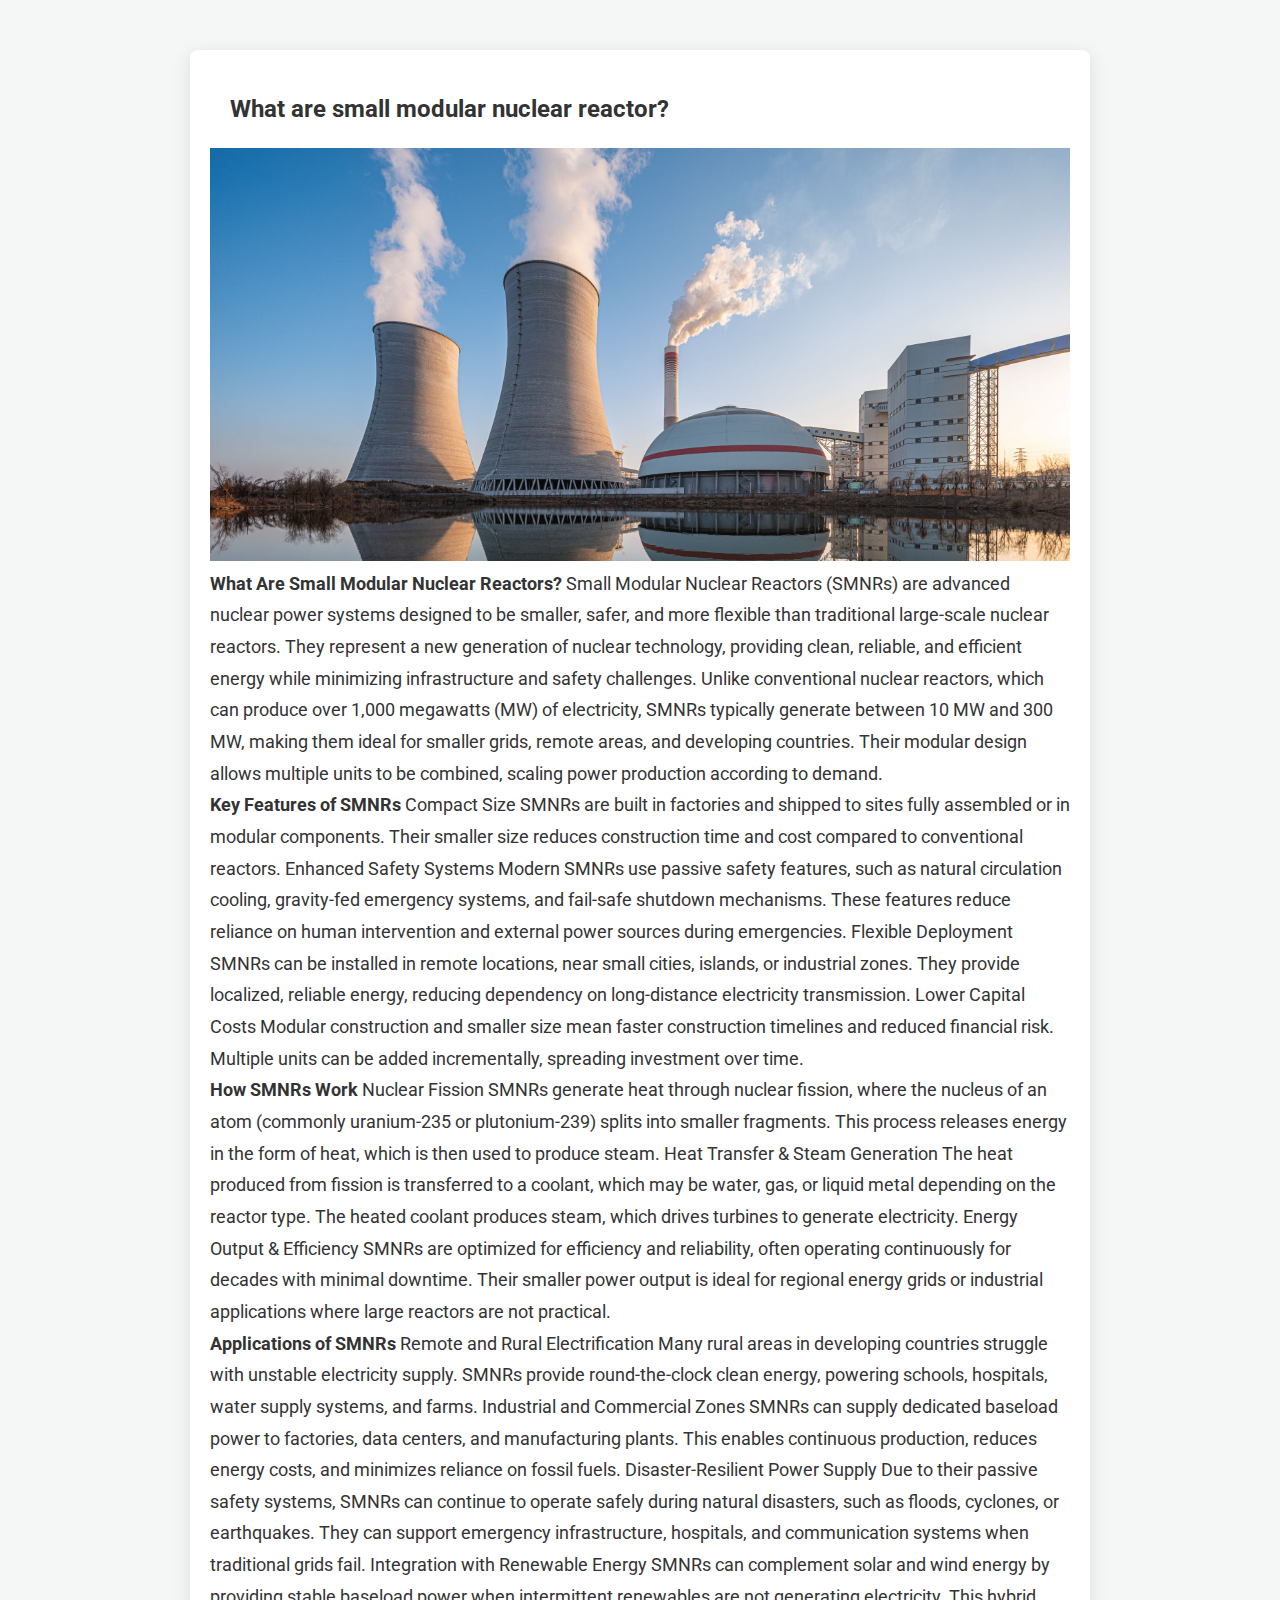
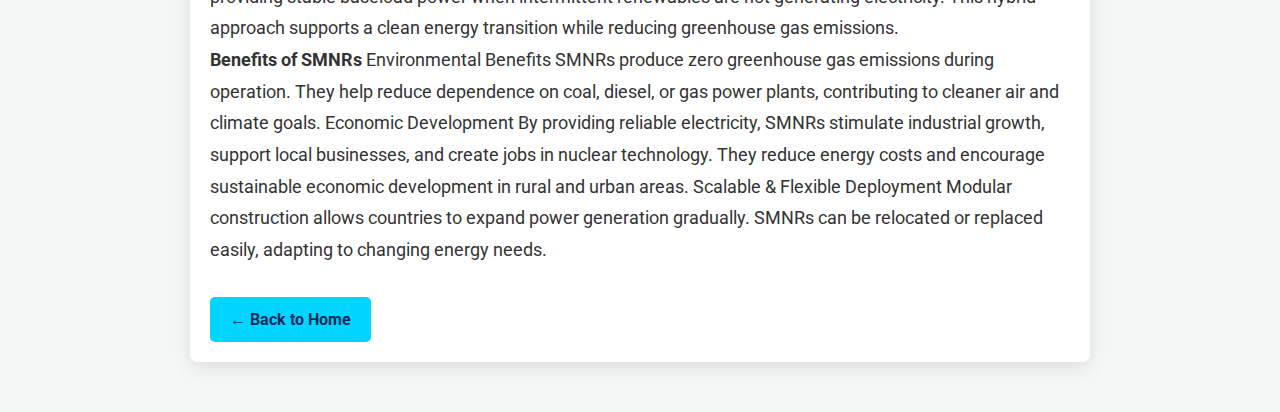
<file: detail.html>
<!DOCTYPE html>
<html lang="en">
<head>
    <meta charset="UTF-8">
    <meta name="viewport" content="width=device-width, initial-scale=1.0">
    <title>AtomEdu — Details</title>
    <link href="https://fonts.googleapis.com/css2?family=Noto+Sans+Myanmar:wght@400;700&family=Roboto:wght@400;700&display=swap" rel="stylesheet">
    <link rel="stylesheet" href="style.css">
    <style>
        .detail-container { max-width: 900px; margin: 50px auto; padding: 20px; background: white; border-radius: 8px; box-shadow: 0 5px 20px rgba(0,0,0,0.1); }
        .detail-title { font-size: 2rem; color: #002b5c; margin-bottom: 20px; }
        .detail-desc { font-size: 1.1rem; line-height: 1.8; color: #333; }
        .back-btn { display: inline-block; margin-top: 30px; padding: 10px 20px; background: #00d4ff; color: #002b5c; border-radius: 5px; text-decoration: none; font-weight: bold; }
    span{text-decoration: #002b5c; font-weight: 700;}
    .back-btn { display: inline-block; margin-top: 30px; padding: 10px 20px; background: #00d4ff; color: #002b5c; border-radius: 5px; text-decoration: none; font-weight: bold; }
    .detail-container img{ width: 100%;}
    h2{
        margin: 20px;
    }
    </style>
</head>
<body>

    <div class="detail-container">
        <h2>What are small modular nuclear reactor?</h2>
        <img src="nuclear-power-plant.jpg" alt="">
        <p class="detail-desc" id="detail-desc"><span>What Are Small Modular Nuclear Reactors?</span>

            Small Modular Nuclear Reactors (SMNRs) are advanced nuclear power systems designed to be smaller, safer, and more flexible than traditional large-scale nuclear reactors. They represent a new generation of nuclear technology, providing clean, reliable, and efficient energy while minimizing infrastructure and safety challenges.
            
            Unlike conventional nuclear reactors, which can produce over 1,000 megawatts (MW) of electricity, SMNRs typically generate between 10 MW and 300 MW, making them ideal for smaller grids, remote areas, and developing countries. Their modular design allows multiple units to be combined, scaling power production according to demand.</p>
        <p class="detail-desc" id="detail-feature">
           <span> Key Features of SMNRs</span>

Compact Size

SMNRs are built in factories and shipped to sites fully assembled or in modular components.

Their smaller size reduces construction time and cost compared to conventional reactors.

Enhanced Safety Systems

Modern SMNRs use passive safety features, such as natural circulation cooling, gravity-fed emergency systems, and fail-safe shutdown mechanisms.

These features reduce reliance on human intervention and external power sources during emergencies.

Flexible Deployment

SMNRs can be installed in remote locations, near small cities, islands, or industrial zones.

They provide localized, reliable energy, reducing dependency on long-distance electricity transmission.

Lower Capital Costs

Modular construction and smaller size mean faster construction timelines and reduced financial risk.

Multiple units can be added incrementally, spreading investment over time.
        </p>
        <p class="detail-desc" id="detail-work"><span>How SMNRs Work</span>

            Nuclear Fission
            
            SMNRs generate heat through nuclear fission, where the nucleus of an atom (commonly uranium-235 or plutonium-239) splits into smaller fragments.
            
            This process releases energy in the form of heat, which is then used to produce steam.
            
            Heat Transfer & Steam Generation
            
            The heat produced from fission is transferred to a coolant, which may be water, gas, or liquid metal depending on the reactor type.
            
            The heated coolant produces steam, which drives turbines to generate electricity.
            
            Energy Output & Efficiency
            
            SMNRs are optimized for efficiency and reliability, often operating continuously for decades with minimal downtime.
            
            Their smaller power output is ideal for regional energy grids or industrial applications where large reactors are not practical.</p>

        <p class="detail-desc" ><span>
            Applications of SMNRs</span>
            
            Remote and Rural Electrification
            
            Many rural areas in developing countries struggle with unstable electricity supply.
            
            SMNRs provide round-the-clock clean energy, powering schools, hospitals, water supply systems, and farms.
            
            Industrial and Commercial Zones
            
            SMNRs can supply dedicated baseload power to factories, data centers, and manufacturing plants.
            
            This enables continuous production, reduces energy costs, and minimizes reliance on fossil fuels.
            
            Disaster-Resilient Power Supply
            
            Due to their passive safety systems, SMNRs can continue to operate safely during natural disasters, such as floods, cyclones, or earthquakes.
            
            They can support emergency infrastructure, hospitals, and communication systems when traditional grids fail.
            
            Integration with Renewable Energy
            
            SMNRs can complement solar and wind energy by providing stable baseload power when intermittent renewables are not generating electricity.
            
            This hybrid approach supports a clean energy transition while reducing greenhouse gas emissions.</p>
            <p class="detail-desc"> <span>Benefits of SMNRs</span>

                Environmental Benefits
                
                SMNRs produce zero greenhouse gas emissions during operation.
                
                They help reduce dependence on coal, diesel, or gas power plants, contributing to cleaner air and climate goals.
                
                Economic Development
                
                By providing reliable electricity, SMNRs stimulate industrial growth, support local businesses, and create jobs in nuclear technology.
                
                They reduce energy costs and encourage sustainable economic development in rural and urban areas.
                
                Scalable & Flexible Deployment
                
                Modular construction allows countries to expand power generation gradually.
                
                SMNRs can be relocated or replaced easily, adapting to changing energy needs.</p>
            <a href="index.html" class="back-btn" style="background: #00d4ff;">← Back to Home</a>
    </div>
</body>
</html>
</file>
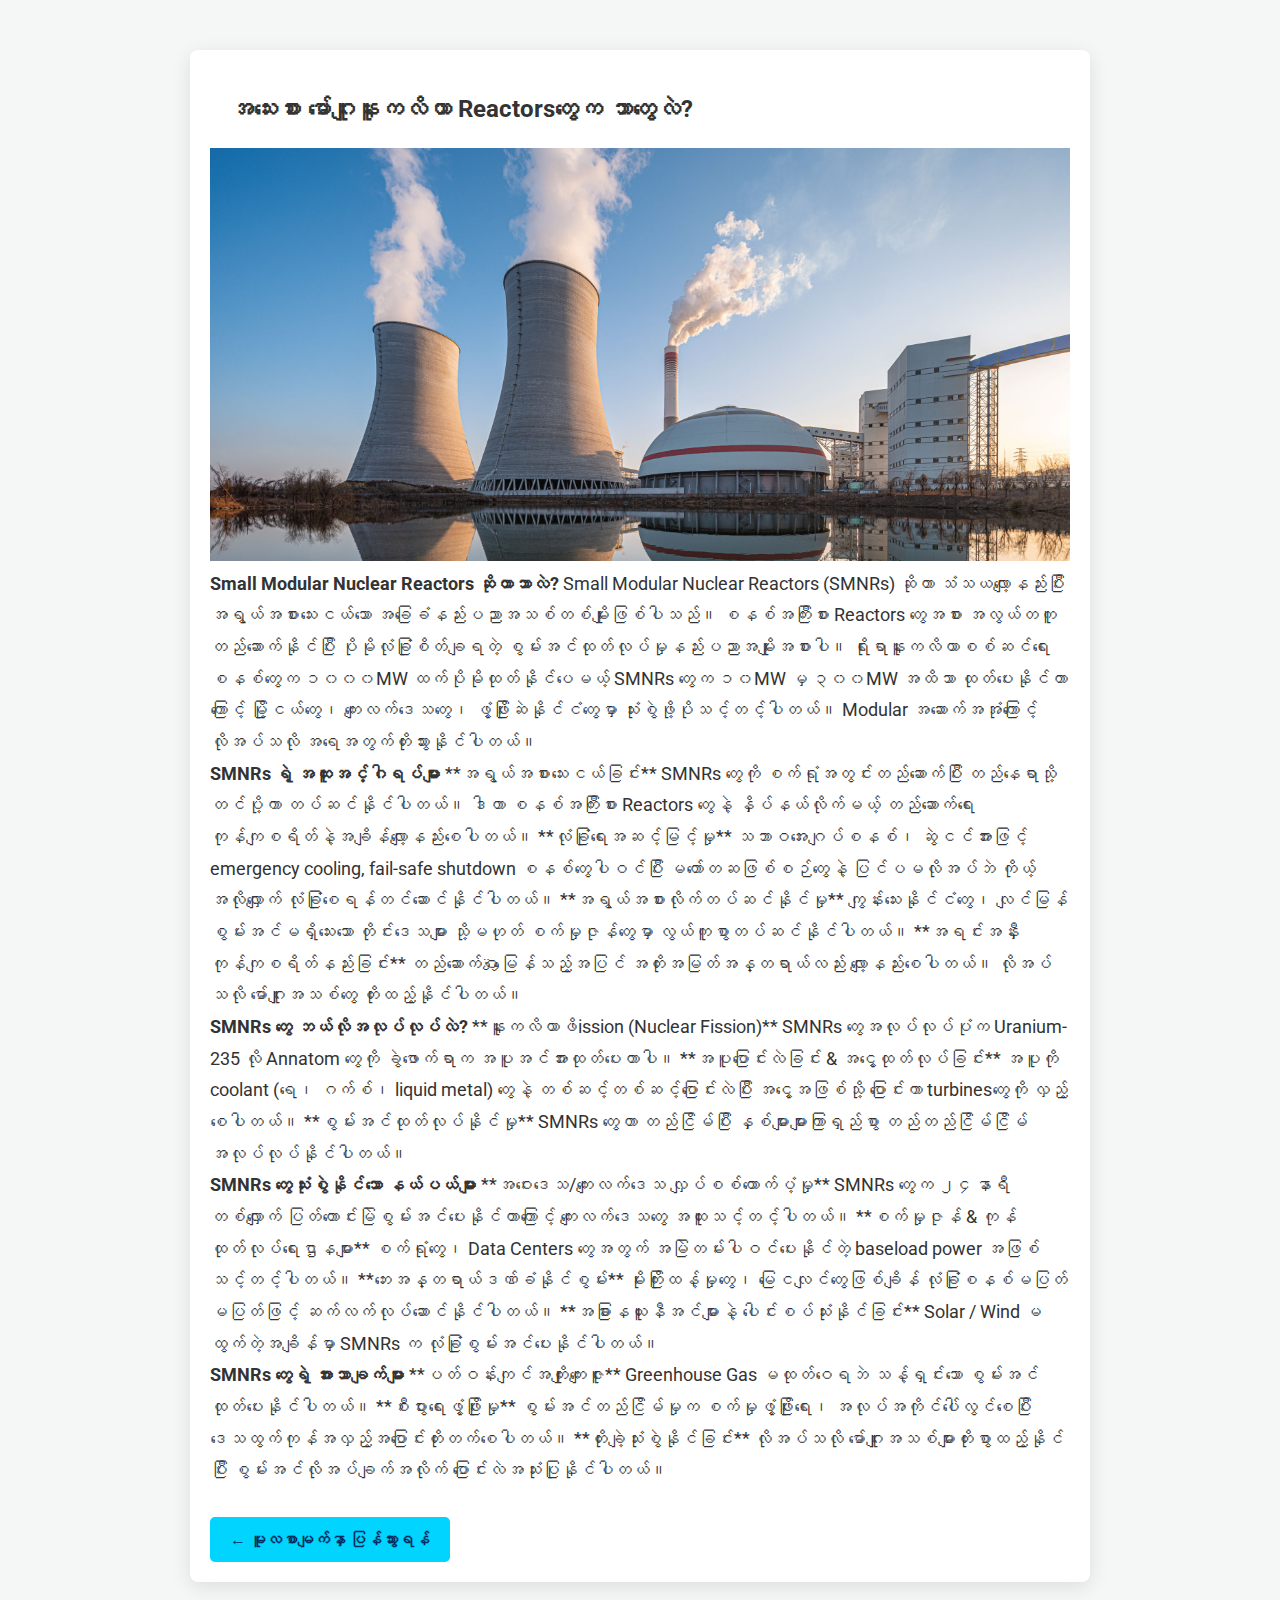
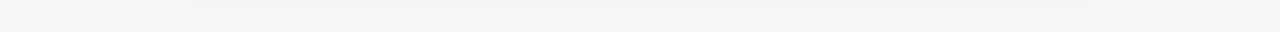
<file: detailmm.html>
<!DOCTYPE html>
<html lang="my">
<head>
    <meta charset="UTF-8">
    <meta name="viewport" content="width=device-width, initial-scale=1.0">
    <title>AtomEdu — အသေးစား မော်ဂျူးနူးကလိယာ Reactors အကြောင်း</title>
    <link href="https://fonts.googleapis.com/css2?family=Noto+Sans+Myanmar:wght@400;700&family=Roboto:wght@400;700&display=swap" rel="stylesheet">
    <link rel="stylesheet" href="style.css">
    <style>
        .detail-container { max-width: 900px; margin: 50px auto; padding: 20px; background: white; border-radius: 8px; box-shadow: 0 5px 20px rgba(0,0,0,0.1); }
        .detail-title { font-size: 2rem; color: #002b5c; margin-bottom: 20px; }
        .detail-desc { font-size: 1.1rem; line-height: 1.8; color: #333; }
        .back-btn { display: inline-block; margin-top: 30px; padding: 10px 20px; background: #00d4ff; color: #002b5c; border-radius: 5px; text-decoration: none; font-weight: bold; }
        span{text-decoration: #002b5c; font-weight: 700;}
        .detail-container img{ width: 100%;}
        h2{ margin: 20px; }
    </style>
</head>
<body>

    <div class="detail-container">
        <h2>အသေးစား မော်ဂျူးနူးကလိယာ Reactorsတွေက ဘာတွေလဲ?</h2>
        <img src="nuclear-power-plant.jpg" alt="">
        <p class="detail-desc" id="detail-desc">
            <span>Small Modular Nuclear Reactors ဆိုတာဘာလဲ?</span>

            Small Modular Nuclear Reactors (SMNRs) ဆိုတာ သံသယလျော့နည်းပြီး အရွယ်အစားသေးငယ်သော အခြေခံနည်းပညာအသစ်တစ်မျိုးဖြစ်ပါသည်။  
            စနစ်အကြီးစား Reactors တွေအစား အလွယ်တကူတည်ဆောက်နိုင်ပြီး ပိုမိုလုံခြုံစိတ်ချရတဲ့ စွမ်းအင်ထုတ်လုပ်မှုနည်းပညာအမျိုးအစားပါ။

            ရိုးရာနူးကလိယာစစ်ဆင်ရေးစနစ်တွေက ၁၀၀၀MW ထက်ပိုမိုထုတ်နိုင်ပေမယ့်  
            SMNRs တွေက ၁၀MW မှ ၃၀၀MW အထိသာ ထုတ်ပေးနိုင်တာကြောင့်  
            မြို့ငယ်တွေ၊ ကျေးလက်ဒေသတွေ၊ ဖွံ့ဖြိုးဆဲနိုင်ငံတွေမှာ သုံးစွဲဖို့ပိုသင့်တင့်ပါတယ်။

            Modular အဆောက်အအုံကြောင့် လိုအပ်သလို အရေအတွက်တိုးသွားနိုင်ပါတယ်။
        </p>

        <p class="detail-desc" id="detail-feature">
           <span>SMNRs ရဲ့ အထူးအင်္ဂါရပ်များ</span>

           **အရွယ်အစားသေးငယ်ခြင်း**

           SMNRs တွေကို စက်ရုံအတွင်းတည်ဆောက်ပြီး  
           တည်နေရာသို့ တင်ပို့ကာ တပ်ဆင်နိုင်ပါတယ်။  
           ဒါဟာ စနစ်အကြီးစား Reactors တွေနဲ့ နှိပ်နယ်လိုက်မယ့်  
           တည်ဆောက်ရေးကုန်ကျစရိတ်နဲ့အချိန်လျော့နည်းစေပါတယ်။

           **လုံခြုံရေးအဆင့်မြင့်မှု**

           သဘာဝအေးဂျပ်စနစ်၊ ဆွဲငင်အားဖြင့် emergency cooling, fail-safe shutdown စနစ်တွေပါဝင်ပြီး  
           မတော်တဆဖြစ်စဉ်တွေနဲ့ ပြင်ပမလိုအပ်ဘဲ  
           ကိုယ့်အလိုလျှောက် လုံခြုံစေရန်တင်ဆောင်နိုင်ပါတယ်။

           **အရွယ်အစားလိုက်တပ်ဆင်နိုင်မှု**

           ကျွန်းသေးနိုင်ငံတွေ၊ လျင်မြန်စွမ်းအင်မရှိသေးသော တိုင်းဒေသများ  
           သို့မဟုတ် စက်မှုဇုန်တွေမှာ လွယ်ကူစွာတပ်ဆင်နိုင်ပါတယ်။

           **အရင်းအနှီးကုန်ကျစရိတ်နည်းခြင်း**

           တည်ဆောက်وقာမြန်သည့်အပြင်  
           အတိုးအမြတ်အန္တရာယ်လည်း လျော့နည်းစေပါတယ်။  
           လိုအပ်သလို မော်ဂျူးအသစ်တွေ တိုးထည့်နိုင်ပါတယ်။
        </p>

        <p class="detail-desc" id="detail-work">
            <span>SMNRs တွေ ဘယ်လိုအလုပ်လုပ်လဲ?</span>

            **နူးကလိယာဖိission (Nuclear Fission)**

            SMNRs တွေအလုပ်လုပ်ပုံက  
            Uranium-235 လို Annatom တွေကို ခွဲဖောက်ရာက  
            အပူအင်အားထုတ်ပေးတာပါ။

            **အပူပြောင်းလဲခြင်း & အငွေ့ထုတ်လုပ်ခြင်း**

            အပူကို coolant (ရေ၊ ဂက်စ်၊ liquid metal) တွေနဲ့  
            တစ်ဆင့်တစ်ဆင့်ပြောင်းလဲပြီး  
            အငွေ့အဖြစ်သို့ ပြောင်းကာ turbinesတွေကို လှည့်စေပါတယ်။

            **စွမ်းအင်ထုတ်လုပ်နိုင်မှု**

            SMNRs တွေဟာ တည်ငြိမ်ပြီး  
            နှစ်များများကြာရှည်စွာ တည်တည်ငြိမ်ငြိမ်အလုပ်လုပ်နိုင်ပါတယ်။
        </p>

        <p class="detail-desc">
            <span>SMNRs တွေသုံးစွဲနိုင်သော နယ်ပယ်များ</span>

            **အဝေးဒေသ/ကျေးလက်ဒေသ လျှပ်စစ်ထောက်ပံ့မှု**

            SMNRs တွေက ၂၄နာရီတစ်လျှောက်  
            ပြတ်တောင်းမြဲစွမ်းအင်ပေးနိုင်တာကြောင့်  
            ကျေးလက်ဒေသတွေ အထူးသင့်တင့်ပါတယ်။

            **စက်မှုဇုန် & ကုန်ထုတ်လုပ်ရေးဌာနများ**

            စက်ရုံတွေ၊ Data Centers တွေအတွက်  
            အမြဲတမ်းပါဝင်ပေးနိုင်တဲ့ baseload power အဖြစ် သင့်တင့်ပါတယ်။

            **ဘေးအန္တရာယ်ဒဏ်ခံနိုင်စွမ်း**

            မိုးကြိုးထန့်မှုတွေ၊ မြေငလျင်တွေဖြစ်ချိန်  
            လုံခြုံစနစ်မပြတ်မပြတ်ဖြင့် ဆက်လက်လုပ်ဆောင်နိုင်ပါတယ်။

            **အခြားနယူးနီအင်များနဲ့ ပေါင်းစပ်သုံးနိုင်ခြင်း**

            Solar / Wind မထွက်တဲ့အချိန်မှာ  
            SMNRs က လုံခြုံစွမ်းအင်ပေးနိုင်ပါတယ်။
        </p>

        <p class="detail-desc">
            <span>SMNRs တွေရဲ့ အားသာချက်များ</span>

            **ပတ်ဝန်းကျင်အကျိုးကျေးဇူး**

            Greenhouse Gas မထုတ်ဝေရဘဲ  
            သန့်ရှင်းသော စွမ်းအင်ထုတ်ပေးနိုင်ပါတယ်။

            **စီးပွားရေးဖွံ့ဖြိုးမှု**

            စွမ်းအင်တည်ငြိမ်မှုက  
            စက်မှုဖွံ့ဖြိုးရေး၊ အလုပ်အကိုင်ပေါ်လွင်စေပြီး  
            ဒေသထွက်ကုန်အလှည့်အပြောင်းတိုးတက်စေပါတယ်။

            **တိုးချဲ့သုံးစွဲနိုင်ခြင်း**

            လိုအပ်သလို မော်ဂျူးအသစ်များတိုးစွာထည့်နိုင်ပြီး  
            စွမ်းအင်လိုအပ်ချက်အလိုက် ပြောင်းလဲအသုံးပြုနိုင်ပါတယ်။
        </p>

        <a href="indexmm.html" class="back-btn" style="background: #00d4ff;">← မူလစာမျက်နှာ ပြန်သွားရန်</a>
    </div>
</body>
</html>
</file>
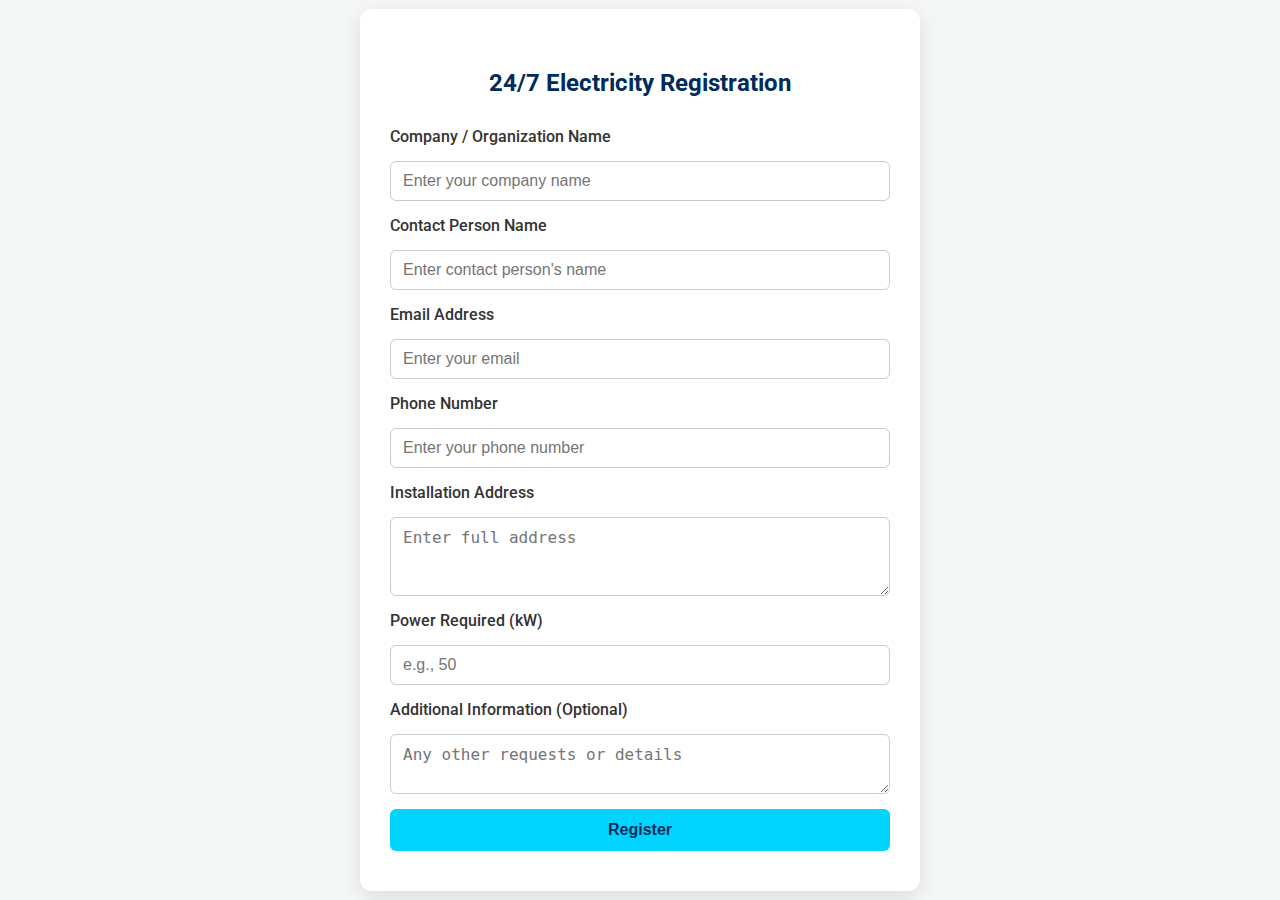
<file: registration.html>
<!DOCTYPE html>
<html lang="en">
<head>
  <meta charset="UTF-8">
  <meta name="viewport" content="width=device-width, initial-scale=1.0">
  <title>24/7 Electricity Registration</title>
  <link href="https://fonts.googleapis.com/css2?family=Roboto:wght@400;700&display=swap" rel="stylesheet">
  <style>
    body {
      font-family: 'Roboto', sans-serif;
      background: #f4f7f6;
      display: flex;
      justify-content: center;
      align-items: center;
      height: 100vh;
      margin: 0;
    }

    .registration-container {
      background: white;
      padding: 40px 30px;
      border-radius: 12px;
      box-shadow: 0 6px 20px rgba(0,0,0,0.1);
      width: 100%;
      max-width: 500px;
    }

    h2 {
      text-align: center;
      color: #002b5c;
      margin-bottom: 30px;
    }

    form {
      display: flex;
      flex-direction: column;
      gap: 15px;
    }

    label {
      font-weight: 500;
      color: #333;
    }

    input, select, textarea {
      padding: 10px 12px;
      border-radius: 6px;
      border: 1px solid #ccc;
      font-size: 1rem;
      width: 100%;
      box-sizing: border-box;
    }

    textarea {
      resize: vertical;
    }

    button {
      background: #00d4ff;
      color: #002b5c;
      padding: 12px;
      border: none;
      border-radius: 6px;
      cursor: pointer;
      font-weight: bold;
      font-size: 1rem;
      transition: background 0.3s;
    }

    button:hover {
      background: #0088a3;
      color: white;
    }

    .message {
      text-align: center;
      margin-top: 20px;
      font-weight: bold;
      color: green;
      display: none;
    }
  </style>
</head>
<body>

  <div class="registration-container">
    <h2>24/7 Electricity Registration</h2>
    <form id="electricityForm">
      <label for="companyName">Company / Organization Name</label>
      <input type="text" id="companyName" name="companyName" placeholder="Enter your company name" required>

      <label for="contactPerson">Contact Person Name</label>
      <input type="text" id="contactPerson" name="contactPerson" placeholder="Enter contact person's name" required>

      <label for="email">Email Address</label>
      <input type="email" id="email" name="email" placeholder="Enter your email" required>

      <label for="phone">Phone Number</label>
      <input type="tel" id="phone" name="phone" placeholder="Enter your phone number" required>

      <label for="address">Installation Address</label>
      <textarea id="address" name="address" rows="3" placeholder="Enter full address" required></textarea>

      <label for="powerNeeded">Power Required (kW)</label>
      <input type="number" id="powerNeeded" name="powerNeeded" placeholder="e.g., 50" required>

      <label for="additionalInfo">Additional Information (Optional)</label>
      <textarea id="additionalInfo" name="additionalInfo" rows="2" placeholder="Any other requests or details"></textarea>

      <button type="submit">Register</button>
    </form>

    <div class="message" id="successMessage">Your request has been sent!</div>
  </div>

  <script>
    const form = document.getElementById('electricityForm');
    const message = document.getElementById('successMessage');

    form.addEventListener('submit', function(e) {
      e.preventDefault(); 
      message.style.display = 'block';

      form.reset();

      setTimeout(() => {
        message.style.display = 'none';
      }, 3000);
    });
  </script>

</body>
</html>
</file>
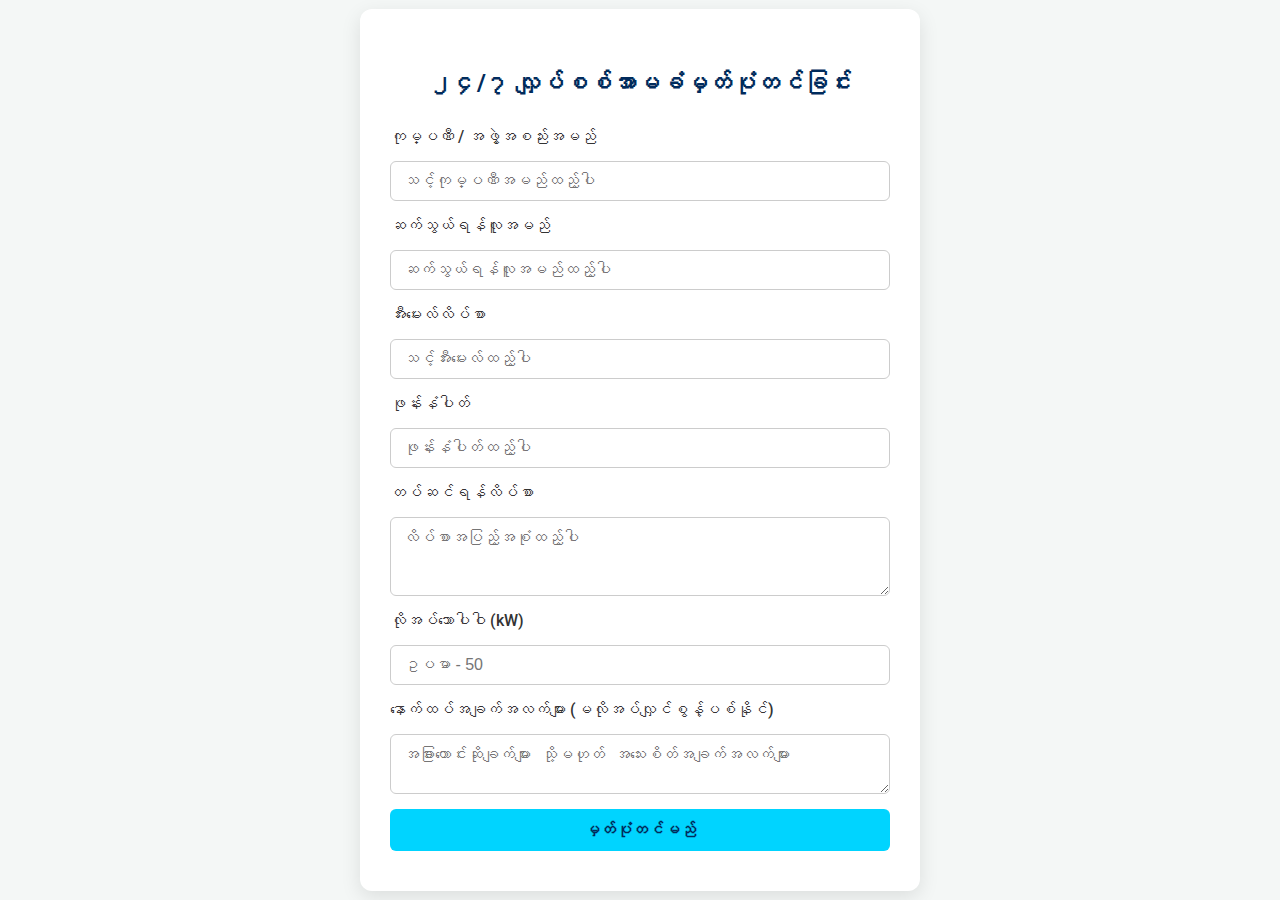
<file: registrationmm.html>
<!DOCTYPE html>
<html lang="my">
<head>
  <meta charset="UTF-8">
  <meta name="viewport" content="width=device-width, initial-scale=1.0">
  <title>၂၄/၇ လျှပ်စစ်အာမခံမှတ်ပုံတင်ခြင်း</title>
  <link href="https://fonts.googleapis.com/css2?family=Roboto:wght@400;700&display=swap" rel="stylesheet">
  <style>
    body {
      font-family: 'Roboto', sans-serif;
      background: #f4f7f6;
      display: flex;
      justify-content: center;
      align-items: center;
      height: 100vh;
      margin: 0;
    }

    .registration-container {
      background: white;
      padding: 40px 30px;
      border-radius: 12px;
      box-shadow: 0 6px 20px rgba(0,0,0,0.1);
      width: 100%;
      max-width: 500px;
    }

    h2 {
      text-align: center;
      color: #002b5c;
      margin-bottom: 30px;
    }

    form {
      display: flex;
      flex-direction: column;
      gap: 15px;
    }

    label {
      font-weight: 500;
      color: #333;
    }

    input, select, textarea {
      padding: 10px 12px;
      border-radius: 6px;
      border: 1px solid #ccc;
      font-size: 1rem;
      width: 100%;
      box-sizing: border-box;
    }

    textarea {
      resize: vertical;
    }

    button {
      background: #00d4ff;
      color: #002b5c;
      padding: 12px;
      border: none;
      border-radius: 6px;
      cursor: pointer;
      font-weight: bold;
      font-size: 1rem;
      transition: background 0.3s;
    }

    button:hover {
      background: #0088a3;
      color: white;
    }

    .message {
      text-align: center;
      margin-top: 20px;
      font-weight: bold;
      color: green;
      display: none;
    }
  </style>
</head>
<body>

  <div class="registration-container">
    <h2>၂၄/၇ လျှပ်စစ်အာမခံမှတ်ပုံတင်ခြင်း</h2>
    <form id="electricityForm">
      <label for="companyName">ကုမ္ပဏီ / အဖွဲ့အစည်းအမည်</label>
      <input type="text" id="companyName" name="companyName" placeholder="သင့်ကုမ္ပဏီအမည်ထည့်ပါ" required>

      <label for="contactPerson">ဆက်သွယ်ရန်လူအမည်</label>
      <input type="text" id="contactPerson" name="contactPerson" placeholder="ဆက်သွယ်ရန်လူအမည်ထည့်ပါ" required>

      <label for="email">အီးမေးလ်လိပ်စာ</label>
      <input type="email" id="email" name="email" placeholder="သင့်အီးမေးလ်ထည့်ပါ" required>

      <label for="phone">ဖုန်းနံပါတ်</label>
      <input type="tel" id="phone" name="phone" placeholder="ဖုန်းနံပါတ်ထည့်ပါ" required>

      <label for="address">တပ်ဆင်ရန်လိပ်စာ</label>
      <textarea id="address" name="address" rows="3" placeholder="လိပ်စာအပြည့်အစုံထည့်ပါ" required></textarea>

      <label for="powerNeeded">လိုအပ်သောပါဝါ (kW)</label>
      <input type="number" id="powerNeeded" name="powerNeeded" placeholder="ဥပမာ - 50" required>

      <label for="additionalInfo">နောက်ထပ်အချက်အလက်များ (မလိုအပ်လျှင်စွန့်ပစ်နိုင်)</label>
      <textarea id="additionalInfo" name="additionalInfo" rows="2" placeholder="အခြားတောင်းဆိုချက်များ သို့မဟုတ် အသေးစိတ်အချက်အလက်များ"></textarea>

      <button type="submit">မှတ်ပုံတင်မည်</button>
    </form>

    <div class="message" id="successMessage">သင့်တောင်းဆိုချက်ကို ပေးပို့ပြီးပါပြီ!</div>
  </div>

  <script>
    const form = document.getElementById('electricityForm');
    const message = document.getElementById('successMessage');

    form.addEventListener('submit', function(e) {
      e.preventDefault(); 
      message.style.display = 'block';
      form.reset();

      setTimeout(() => {
        message.style.display = 'none';
      }, 3000);
    });
  </script>

</body>
</html>
</file>
<file: style.css>
/* Reset & Base */
* {
    box-sizing: border-box;
    margin: 0;
    padding: 0;
}

body {
    font-family: 'Roboto', sans-serif; /* Default EN font */
    line-height: 1.6;
    color: #333;
    background-color: #f4f7f6;
}

/* Myanmar Font Class (Toggled by JS) */
body.mm-font {
    font-family: 'Noto Sans Myanmar', sans-serif;
}

/* Navbar */
.navbar {
    background: #002b5c; /* Deep Science Blue */
    color: white;
    padding: 1rem 5%;
    display: flex;
    justify-content: space-between;
    align-items: center;
    position: sticky;
    top: 0;
    z-index: 1000;
}


.logo { font-size: 1.5rem; font-weight: bold; display: flex;
align-items: center; justify-content: space-between;}
.highlight { color: #00d4ff; }
.logo img{
    width: 30px;
    height: 30px;
    border-radius: 50%;

}
.nav-links {
    list-style: none;
    display: flex;
    gap: 20px;
}

.nav-links a {
    color: white;
    text-decoration: none;
    font-weight: 500;
    transition: color 0.3s;
}

.nav-links a:hover { color: #00d4ff; }

.lang-btn {
    background: #00d4ff;
    border: none;
    padding: 8px 16px;
    border-radius: 4px;
    cursor: pointer;
    font-weight: bold;
    color: #002b5c;
}

/* Hero Section */
.hero {
    /* background: linear-gradient(rgba(0,43,92,0.8), rgba(0,43,92,0.8)), url('https://source.unsplash.com/1600x900/?nuclear,energy');
     */
     background-image: url('nuclear-power-plant.jpg') ;
    background-size: cover;
    background-position: center;
    height: 80vh;
    display: flex;
    align-items: center;
    justify-content: center;
    text-align: center;
    color: white;
}

.hero h1 { font-size: 3rem; margin-bottom: 1rem; }
.cta-btn {
    display: inline-block;
    background: #002b5c;
    color: #fff;
    padding: 12px 30px;
    text-decoration: none;
    border-radius: 5px;
    font-weight: bold;
    margin-top: 20px;
}

/* Sections */
.container { max-width: 1100px; margin: 0 auto; padding: 50px 20px; }
.section-title { text-align: center; margin-bottom: 40px; color: #002b5c; font-size: 2rem; }

/* Cards */
.card-grid, .book-grid {
    margin-top: 20px;
    display: grid;
    grid-template-columns: repeat(auto-fit, minmax(300px, 1fr));
    gap: 20px;
}

.card {
    background: white;
    padding: 20px;
    border-radius: 8px;
    box-shadow: 0 4px 6px rgba(0,0,0,0.1);
    border-top: 4px solid #00d4ff;
    display: flex;
    flex-direction: column;
    align-items: space-between;
    justify-content: space-around;
}
.card div{
    width: 100%;
    height: 200px;
    object-fit: cover;
    object-position: center;
    border-radius:6px ;
    overflow: hidden;
}
.card div img{
    width: 100%;
    height: 100%;

}

.card button {
    background: #002b5c;
    color: #fff;
    border: none;
    outline: none;
    padding: 10px;
    text-align: center;
    margin-top: 10px;
    border-radius: 4px;
}

/* API Book Cards */
.book-card {
    background: white;
    padding: 15px;
    border-radius: 8px;
    box-shadow: 0 2px 5px rgba(0,0,0,0.1);
    display: flex;
    flex-direction: column;
}

.book-card img {
    height: 150px;
    object-fit: contain;
    margin-bottom: 10px;
}
.seemore{
    margin-top: 30px;
    width:100%;
    background: white;
    padding: 20px;
    border-radius: 8px;
    box-shadow: 0 4px 6px rgba(0,0,0,0.1);
    display: flex;
    flex-direction: column;
    align-items: space-between;
    justify-content: space-around;
}

.book-title { font-weight: bold; margin-bottom: 5px; color: #002b5c; }
.book-author { font-size: 0.9rem; color: #666; }

/* Loader */
.loader {
    border: 4px solid #f3f3f3;
    border-top: 4px solid #00d4ff;
    border-radius: 50%;
    width: 30px;
    height: 30px;
    animation: spin 1s linear infinite;
    margin: 0 auto;
}
#Aboutus{
    display: flex;
    align-items: center;
    justify-content: space-evenly;
    flex-direction: column;
}
#Aboutus div{
    display: flex;
    justify-content: center;
    align-items: center;
    position: relative;
    width: 800px;

}
#Aboutus div div{
    border-radius: 50%;
    object-fit: cover;
    object-position: center;
    overflow: hidden;
    border: 5px solid #ffffff;
}
#Aboutus div #div1{
    position: absolute;
    left: 10px;
    width: 100px;
    height: 100px;
}
#Aboutus div #div2{
    position: absolute;
    left: 90px;
    width: 100px;
    height: 100px;
}
#Aboutus div #div3{
    position: absolute;
    left: 170px;
    width: 100px;
    height: 100px;
}
#Aboutus div #div4{
    position: absolute;
    left: 250px;
    width: 110px;
    height: 110px;
}
#Aboutus div #div5{
    position: absolute;
    z-index: 10;
    width: 120px;
    height: 120px;
}
#Aboutus div #div6{
    position: absolute;
    z-index: 9;
    right: 250px;
    width: 110px;
    height: 110px;
}
#Aboutus div #div7{
    z-index: 8;
    position: absolute;
    right: 170px;
    width: 100px;
    height: 100px;
}
#Aboutus div #div8{
    z-index: 7;
    position: absolute;
    right: 90px;
    width: 100px;
    height: 100px;
}
#Aboutus div #div9{
    z-index: 6;
    position: absolute;
    right: 10px;
    width: 100px;
    height: 100px;
}
#Aboutus div div img{

    width: 100%;
    height: 100%;
}
@keyframes spin { 0% { transform: rotate(0deg); } 100% { transform: rotate(360deg); } }
footer { background: #333; color: white; text-align: center; padding: 20px; margin-top: 50px; }
</file>
